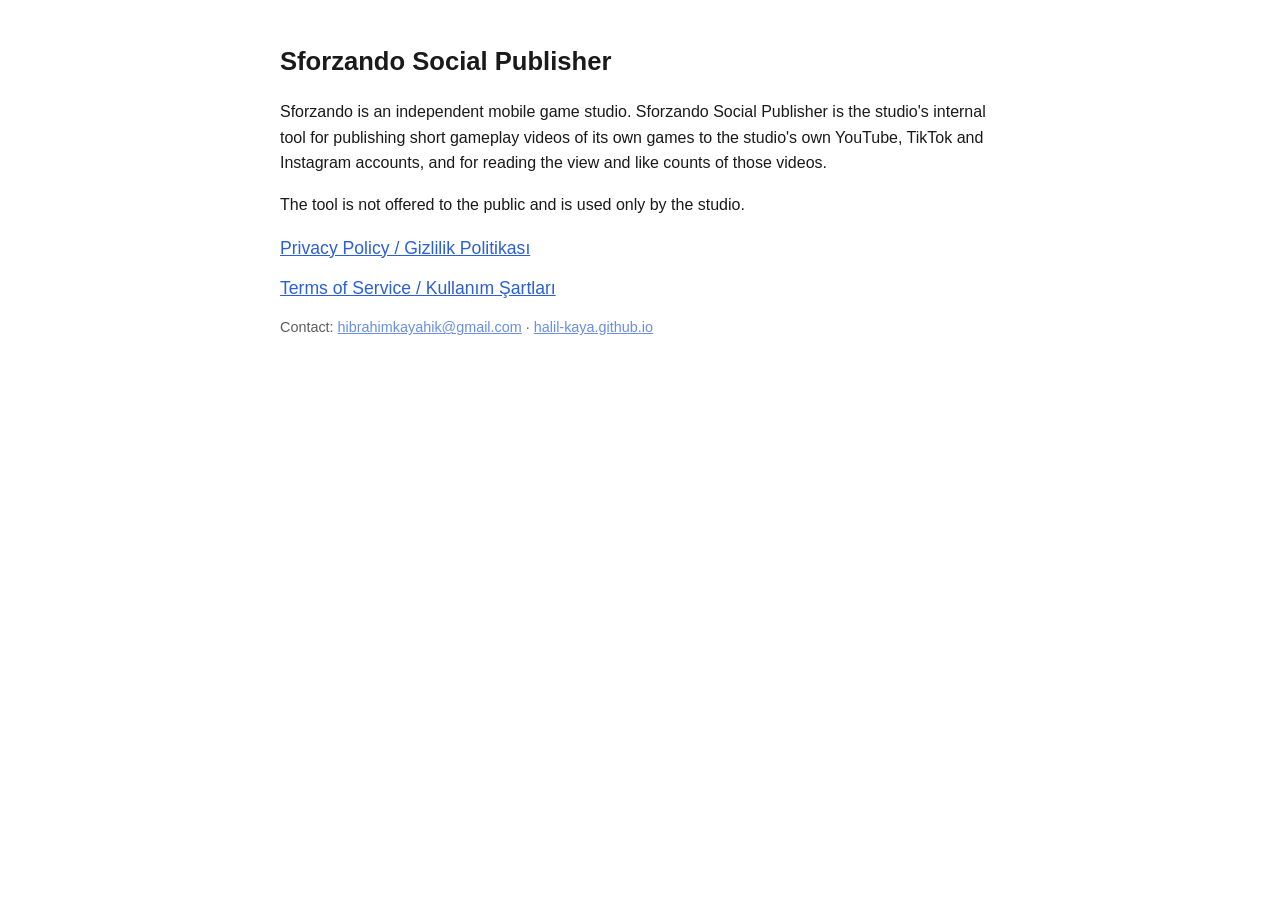
<file: index.html>
<!DOCTYPE html>
<html lang="en">
<head>
  <meta charset="utf-8" />
  <meta name="viewport" content="width=device-width, initial-scale=1" />
  <title>Sforzando Social Publisher</title>
  <link rel="stylesheet" href="style.css" />
</head>
<body>
  <h1>Sforzando Social Publisher</h1>
  <p>Sforzando is an independent mobile game studio. Sforzando Social Publisher is the studio's internal tool for publishing short gameplay videos of its own games to the studio's own YouTube, TikTok and Instagram accounts, and for reading the view and like counts of those videos.</p>
  <p>The tool is not offered to the public and is used only by the studio.</p>
  <div class="links">
    <a href="privacy.html">Privacy Policy / Gizlilik Politikası</a>
    <a href="terms.html">Terms of Service / Kullanım Şartları</a>
  </div>
  <p class="muted">Contact: <a href="mailto:hibrahimkayahik@gmail.com">hibrahimkayahik@gmail.com</a> · <a href="https://halil-kaya.github.io/">halil-kaya.github.io</a></p>
</body>
</html>
</file>
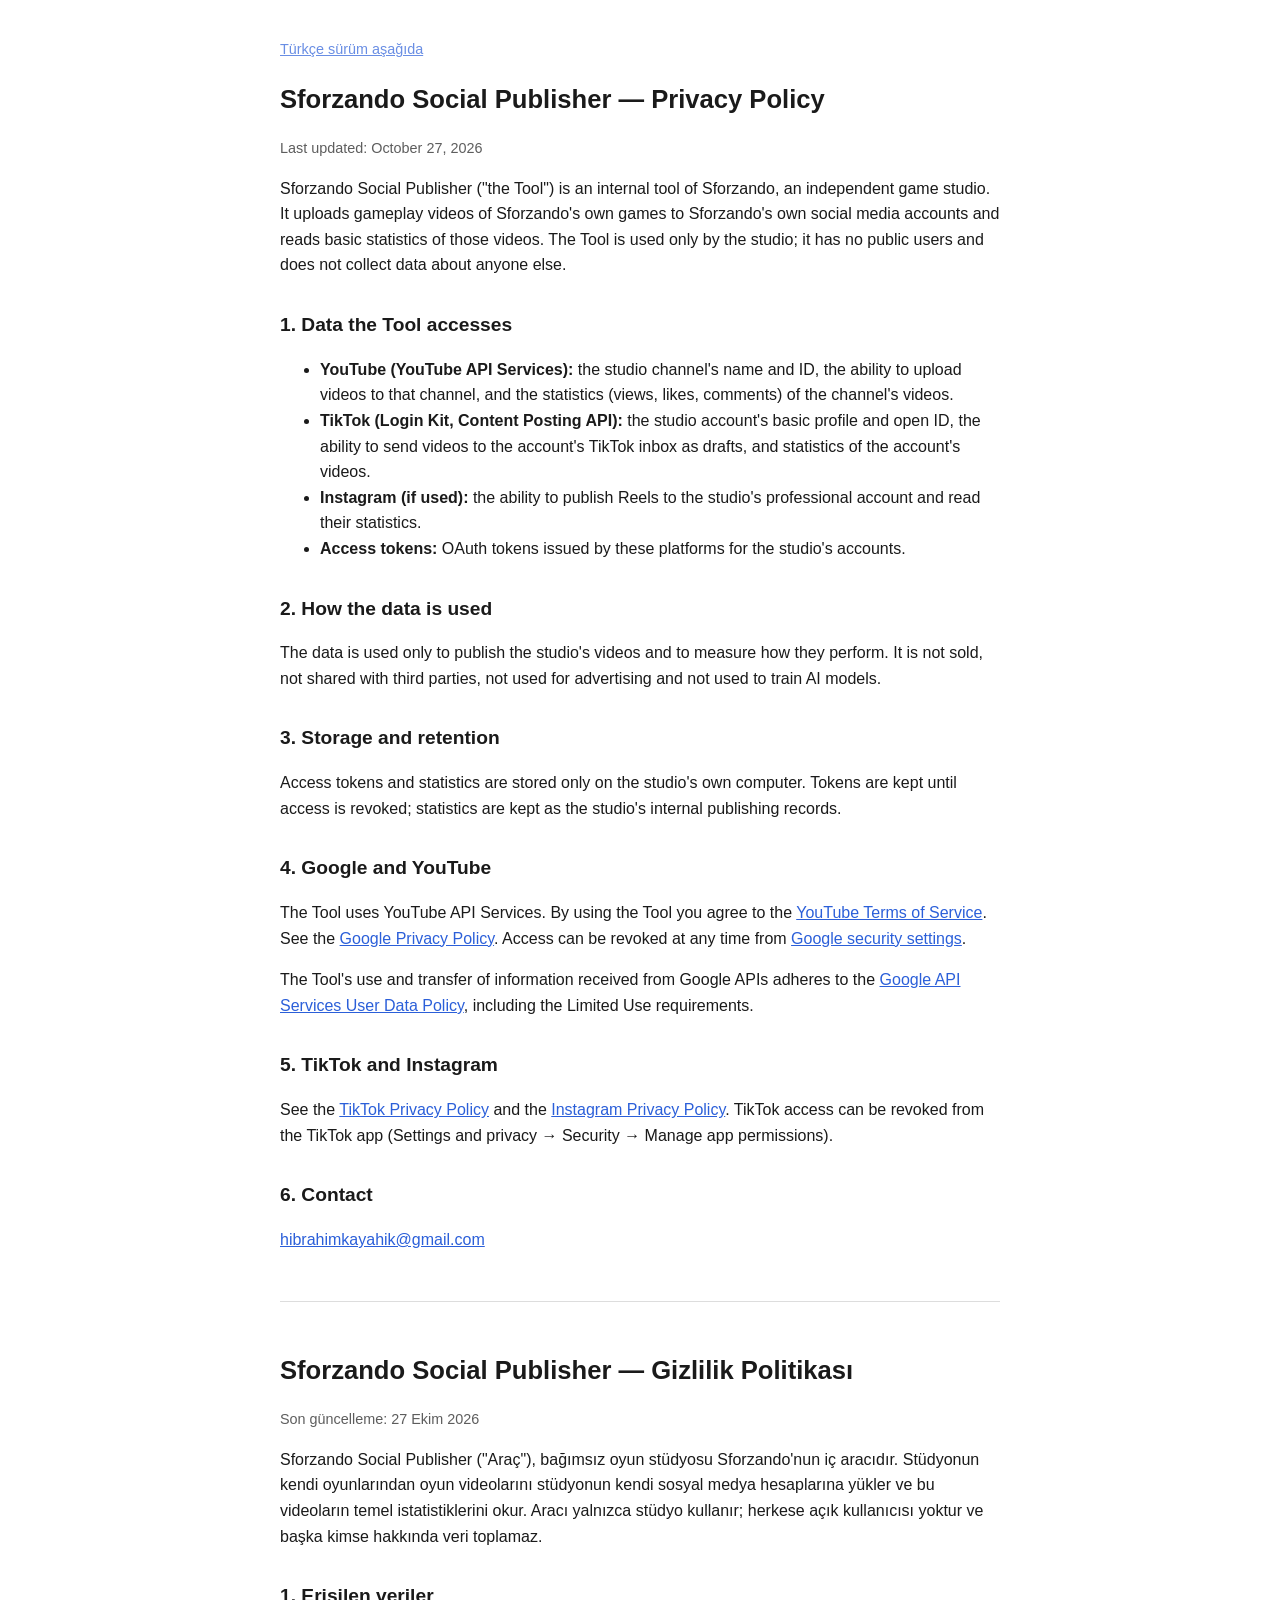
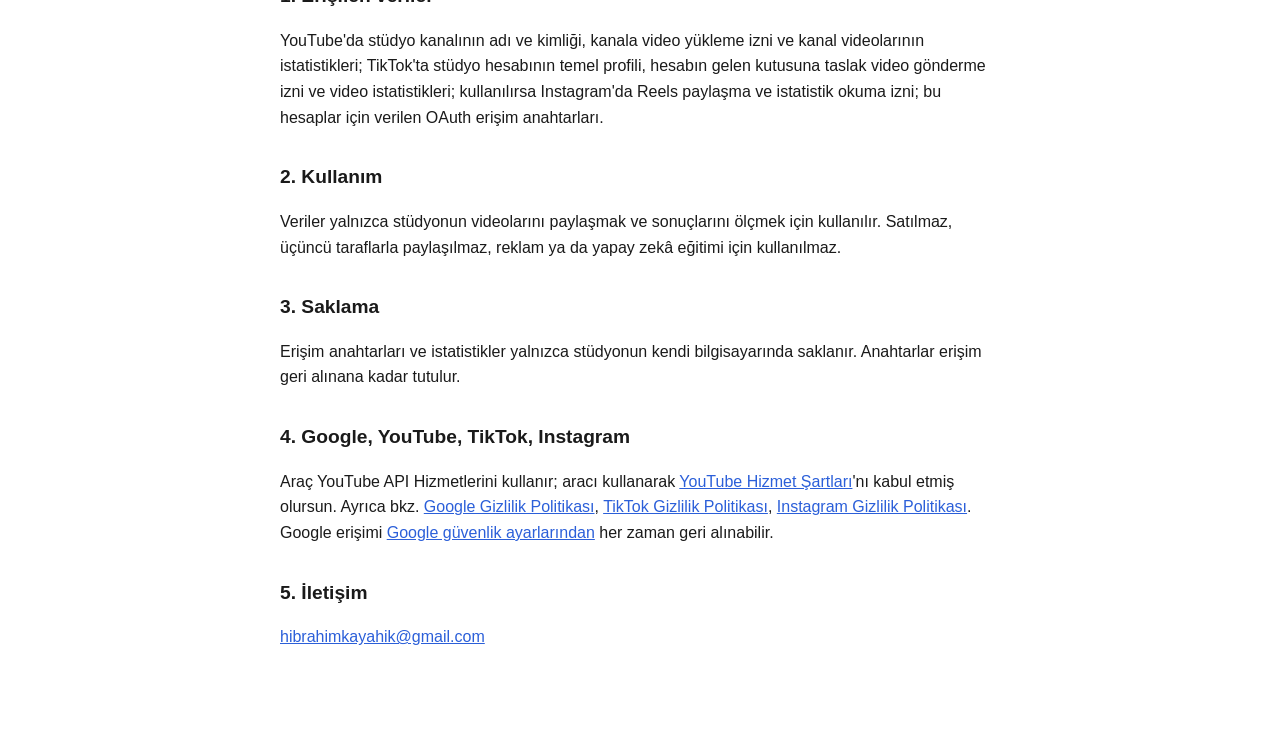
<file: privacy.html>
<!DOCTYPE html>
<html lang="en">
<head>
  <meta charset="utf-8" />
  <meta name="viewport" content="width=device-width, initial-scale=1" />
  <title>Sforzando Social Publisher — Privacy Policy</title>
  <link rel="stylesheet" href="style.css" />
</head>
<body>
  <p class="muted"><a href="#tr">Türkçe sürüm aşağıda</a></p>

  <h1>Sforzando Social Publisher — Privacy Policy</h1>
  <p class="muted">Last updated: October 27, 2026</p>
  <p>Sforzando Social Publisher ("the Tool") is an internal tool of Sforzando, an independent game studio. It uploads gameplay videos of Sforzando's own games to Sforzando's own social media accounts and reads basic statistics of those videos. The Tool is used only by the studio; it has no public users and does not collect data about anyone else.</p>

  <h2>1. Data the Tool accesses</h2>
  <ul>
    <li><strong>YouTube (YouTube API Services):</strong> the studio channel's name and ID, the ability to upload videos to that channel, and the statistics (views, likes, comments) of the channel's videos.</li>
    <li><strong>TikTok (Login Kit, Content Posting API):</strong> the studio account's basic profile and open ID, the ability to send videos to the account's TikTok inbox as drafts, and statistics of the account's videos.</li>
    <li><strong>Instagram (if used):</strong> the ability to publish Reels to the studio's professional account and read their statistics.</li>
    <li><strong>Access tokens:</strong> OAuth tokens issued by these platforms for the studio's accounts.</li>
  </ul>

  <h2>2. How the data is used</h2>
  <p>The data is used only to publish the studio's videos and to measure how they perform. It is not sold, not shared with third parties, not used for advertising and not used to train AI models.</p>

  <h2>3. Storage and retention</h2>
  <p>Access tokens and statistics are stored only on the studio's own computer. Tokens are kept until access is revoked; statistics are kept as the studio's internal publishing records.</p>

  <h2>4. Google and YouTube</h2>
  <p>The Tool uses YouTube API Services. By using the Tool you agree to the <a href="https://www.youtube.com/t/terms">YouTube Terms of Service</a>. See the <a href="https://policies.google.com/privacy">Google Privacy Policy</a>. Access can be revoked at any time from <a href="https://myaccount.google.com/permissions">Google security settings</a>.</p>
  <p>The Tool's use and transfer of information received from Google APIs adheres to the <a href="https://developers.google.com/terms/api-services-user-data-policy">Google API Services User Data Policy</a>, including the Limited Use requirements.</p>

  <h2>5. TikTok and Instagram</h2>
  <p>See the <a href="https://www.tiktok.com/legal/privacy-policy">TikTok Privacy Policy</a> and the <a href="https://privacycenter.instagram.com/policy">Instagram Privacy Policy</a>. TikTok access can be revoked from the TikTok app (Settings and privacy → Security → Manage app permissions).</p>

  <h2>6. Contact</h2>
  <p><a href="mailto:hibrahimkayahik@gmail.com">hibrahimkayahik@gmail.com</a></p>

  <hr id="tr" />

  <h1>Sforzando Social Publisher — Gizlilik Politikası</h1>
  <p class="muted">Son güncelleme: 27 Ekim 2026</p>
  <p>Sforzando Social Publisher ("Araç"), bağımsız oyun stüdyosu Sforzando'nun iç aracıdır. Stüdyonun kendi oyunlarından oyun videolarını stüdyonun kendi sosyal medya hesaplarına yükler ve bu videoların temel istatistiklerini okur. Aracı yalnızca stüdyo kullanır; herkese açık kullanıcısı yoktur ve başka kimse hakkında veri toplamaz.</p>
  <h2>1. Erişilen veriler</h2>
  <p>YouTube'da stüdyo kanalının adı ve kimliği, kanala video yükleme izni ve kanal videolarının istatistikleri; TikTok'ta stüdyo hesabının temel profili, hesabın gelen kutusuna taslak video gönderme izni ve video istatistikleri; kullanılırsa Instagram'da Reels paylaşma ve istatistik okuma izni; bu hesaplar için verilen OAuth erişim anahtarları.</p>
  <h2>2. Kullanım</h2>
  <p>Veriler yalnızca stüdyonun videolarını paylaşmak ve sonuçlarını ölçmek için kullanılır. Satılmaz, üçüncü taraflarla paylaşılmaz, reklam ya da yapay zekâ eğitimi için kullanılmaz.</p>
  <h2>3. Saklama</h2>
  <p>Erişim anahtarları ve istatistikler yalnızca stüdyonun kendi bilgisayarında saklanır. Anahtarlar erişim geri alınana kadar tutulur.</p>
  <h2>4. Google, YouTube, TikTok, Instagram</h2>
  <p>Araç YouTube API Hizmetlerini kullanır; aracı kullanarak <a href="https://www.youtube.com/t/terms">YouTube Hizmet Şartları</a>'nı kabul etmiş olursun. Ayrıca bkz. <a href="https://policies.google.com/privacy">Google Gizlilik Politikası</a>, <a href="https://www.tiktok.com/legal/privacy-policy">TikTok Gizlilik Politikası</a>, <a href="https://privacycenter.instagram.com/policy">Instagram Gizlilik Politikası</a>. Google erişimi <a href="https://myaccount.google.com/permissions">Google güvenlik ayarlarından</a> her zaman geri alınabilir.</p>
  <h2>5. İletişim</h2>
  <p><a href="mailto:hibrahimkayahik@gmail.com">hibrahimkayahik@gmail.com</a></p>
</body>
</html>
</file>
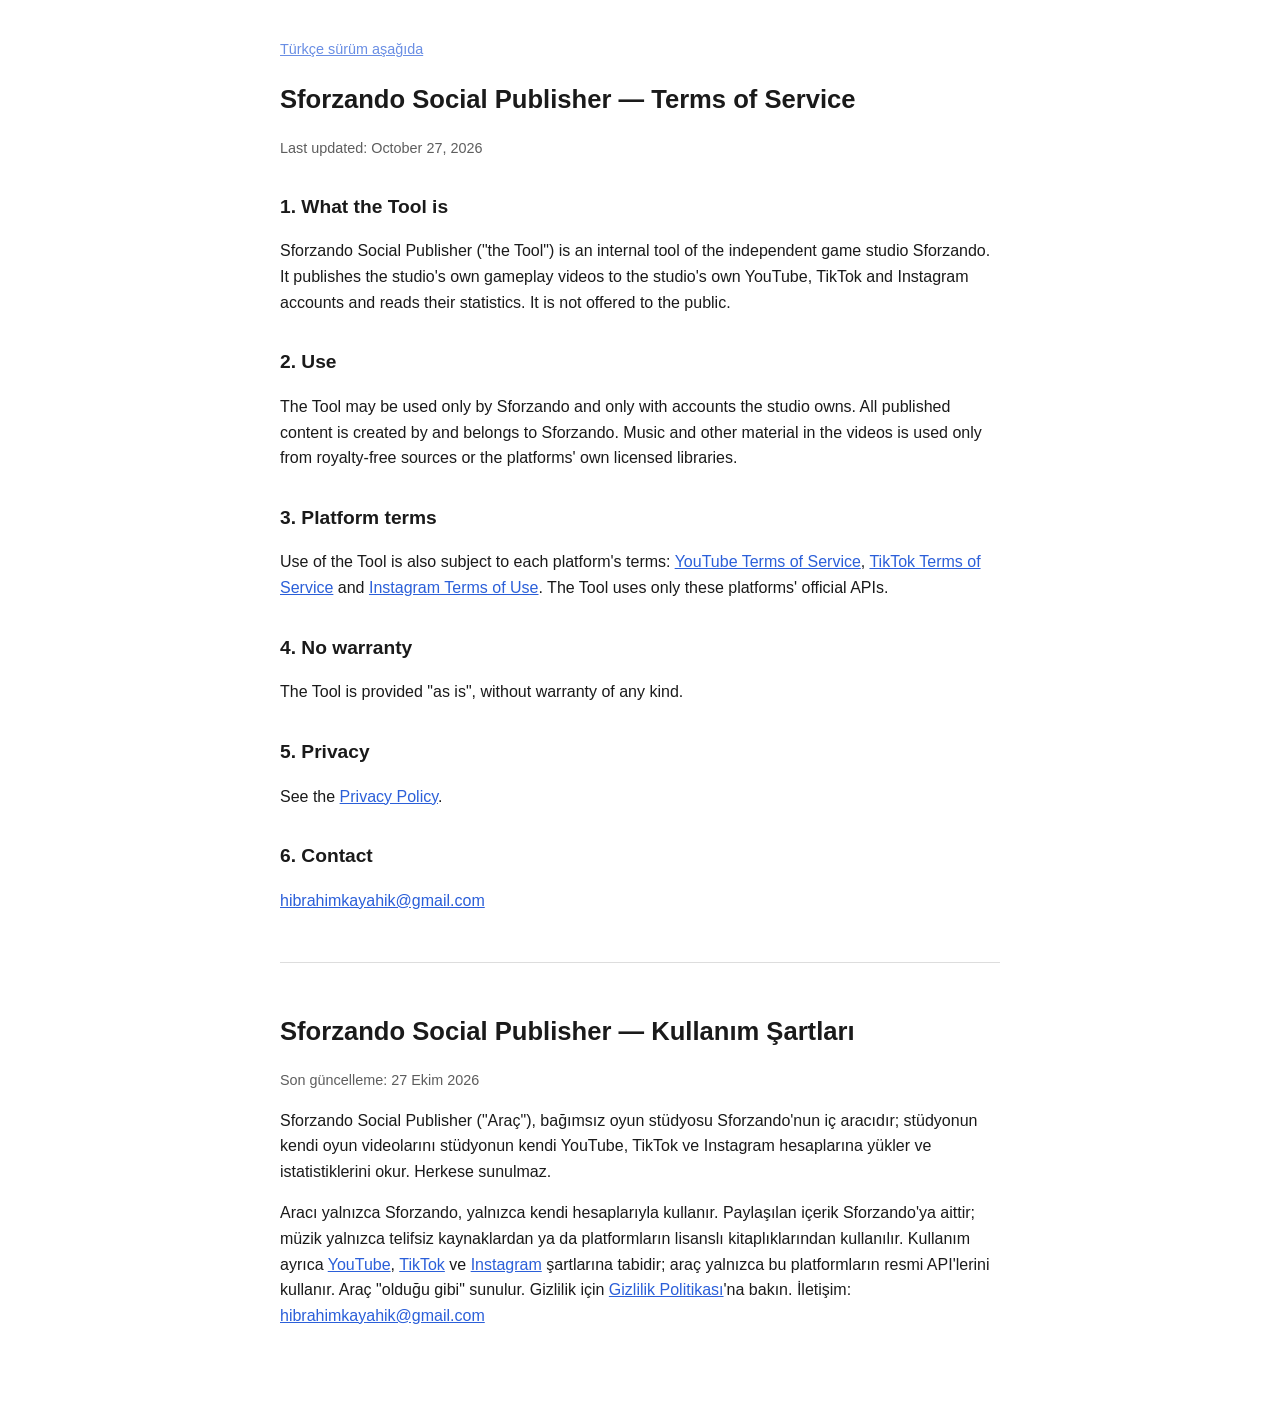
<file: terms.html>
<!DOCTYPE html>
<html lang="en">
<head>
  <meta charset="utf-8" />
  <meta name="viewport" content="width=device-width, initial-scale=1" />
  <title>Sforzando Social Publisher — Terms of Service</title>
  <link rel="stylesheet" href="style.css" />
</head>
<body>
  <p class="muted"><a href="#tr">Türkçe sürüm aşağıda</a></p>

  <h1>Sforzando Social Publisher — Terms of Service</h1>
  <p class="muted">Last updated: October 27, 2026</p>

  <h2>1. What the Tool is</h2>
  <p>Sforzando Social Publisher ("the Tool") is an internal tool of the independent game studio Sforzando. It publishes the studio's own gameplay videos to the studio's own YouTube, TikTok and Instagram accounts and reads their statistics. It is not offered to the public.</p>

  <h2>2. Use</h2>
  <p>The Tool may be used only by Sforzando and only with accounts the studio owns. All published content is created by and belongs to Sforzando. Music and other material in the videos is used only from royalty-free sources or the platforms' own licensed libraries.</p>

  <h2>3. Platform terms</h2>
  <p>Use of the Tool is also subject to each platform's terms: <a href="https://www.youtube.com/t/terms">YouTube Terms of Service</a>, <a href="https://www.tiktok.com/legal/terms-of-service">TikTok Terms of Service</a> and <a href="https://help.instagram.com/581066165581870">Instagram Terms of Use</a>. The Tool uses only these platforms' official APIs.</p>

  <h2>4. No warranty</h2>
  <p>The Tool is provided "as is", without warranty of any kind.</p>

  <h2>5. Privacy</h2>
  <p>See the <a href="privacy.html">Privacy Policy</a>.</p>

  <h2>6. Contact</h2>
  <p><a href="mailto:hibrahimkayahik@gmail.com">hibrahimkayahik@gmail.com</a></p>

  <hr id="tr" />

  <h1>Sforzando Social Publisher — Kullanım Şartları</h1>
  <p class="muted">Son güncelleme: 27 Ekim 2026</p>
  <p>Sforzando Social Publisher ("Araç"), bağımsız oyun stüdyosu Sforzando'nun iç aracıdır; stüdyonun kendi oyun videolarını stüdyonun kendi YouTube, TikTok ve Instagram hesaplarına yükler ve istatistiklerini okur. Herkese sunulmaz.</p>
  <p>Aracı yalnızca Sforzando, yalnızca kendi hesaplarıyla kullanır. Paylaşılan içerik Sforzando'ya aittir; müzik yalnızca telifsiz kaynaklardan ya da platformların lisanslı kitaplıklarından kullanılır. Kullanım ayrıca <a href="https://www.youtube.com/t/terms">YouTube</a>, <a href="https://www.tiktok.com/legal/terms-of-service">TikTok</a> ve <a href="https://help.instagram.com/581066165581870">Instagram</a> şartlarına tabidir; araç yalnızca bu platformların resmi API'lerini kullanır. Araç "olduğu gibi" sunulur. Gizlilik için <a href="privacy.html">Gizlilik Politikası</a>'na bakın. İletişim: <a href="mailto:hibrahimkayahik@gmail.com">hibrahimkayahik@gmail.com</a></p>
</body>
</html>
</file>
<file: style.css>
:root { color-scheme: light dark; }
body {
  font-family: -apple-system, BlinkMacSystemFont, "Segoe UI", Roboto, sans-serif;
  max-width: 720px; margin: 0 auto; padding: 24px 18px 64px;
  line-height: 1.6; color: #1a1a1a; background: #fff;
}
@media (prefers-color-scheme: dark) {
  body { color: #e8e8e8; background: #121212; }
  a { color: #8ab4ff; }
  hr { border-color: #333; }
}
h1 { font-size: 1.6rem; }
h2 { font-size: 1.2rem; margin-top: 2rem; }
.muted { opacity: .7; font-size: .9rem; }
a { color: #2b5fd9; }
hr { margin: 3rem 0; border: none; border-top: 1px solid #ddd; }
.links a { display: block; margin: 12px 0; font-size: 1.1rem; }
</file>
